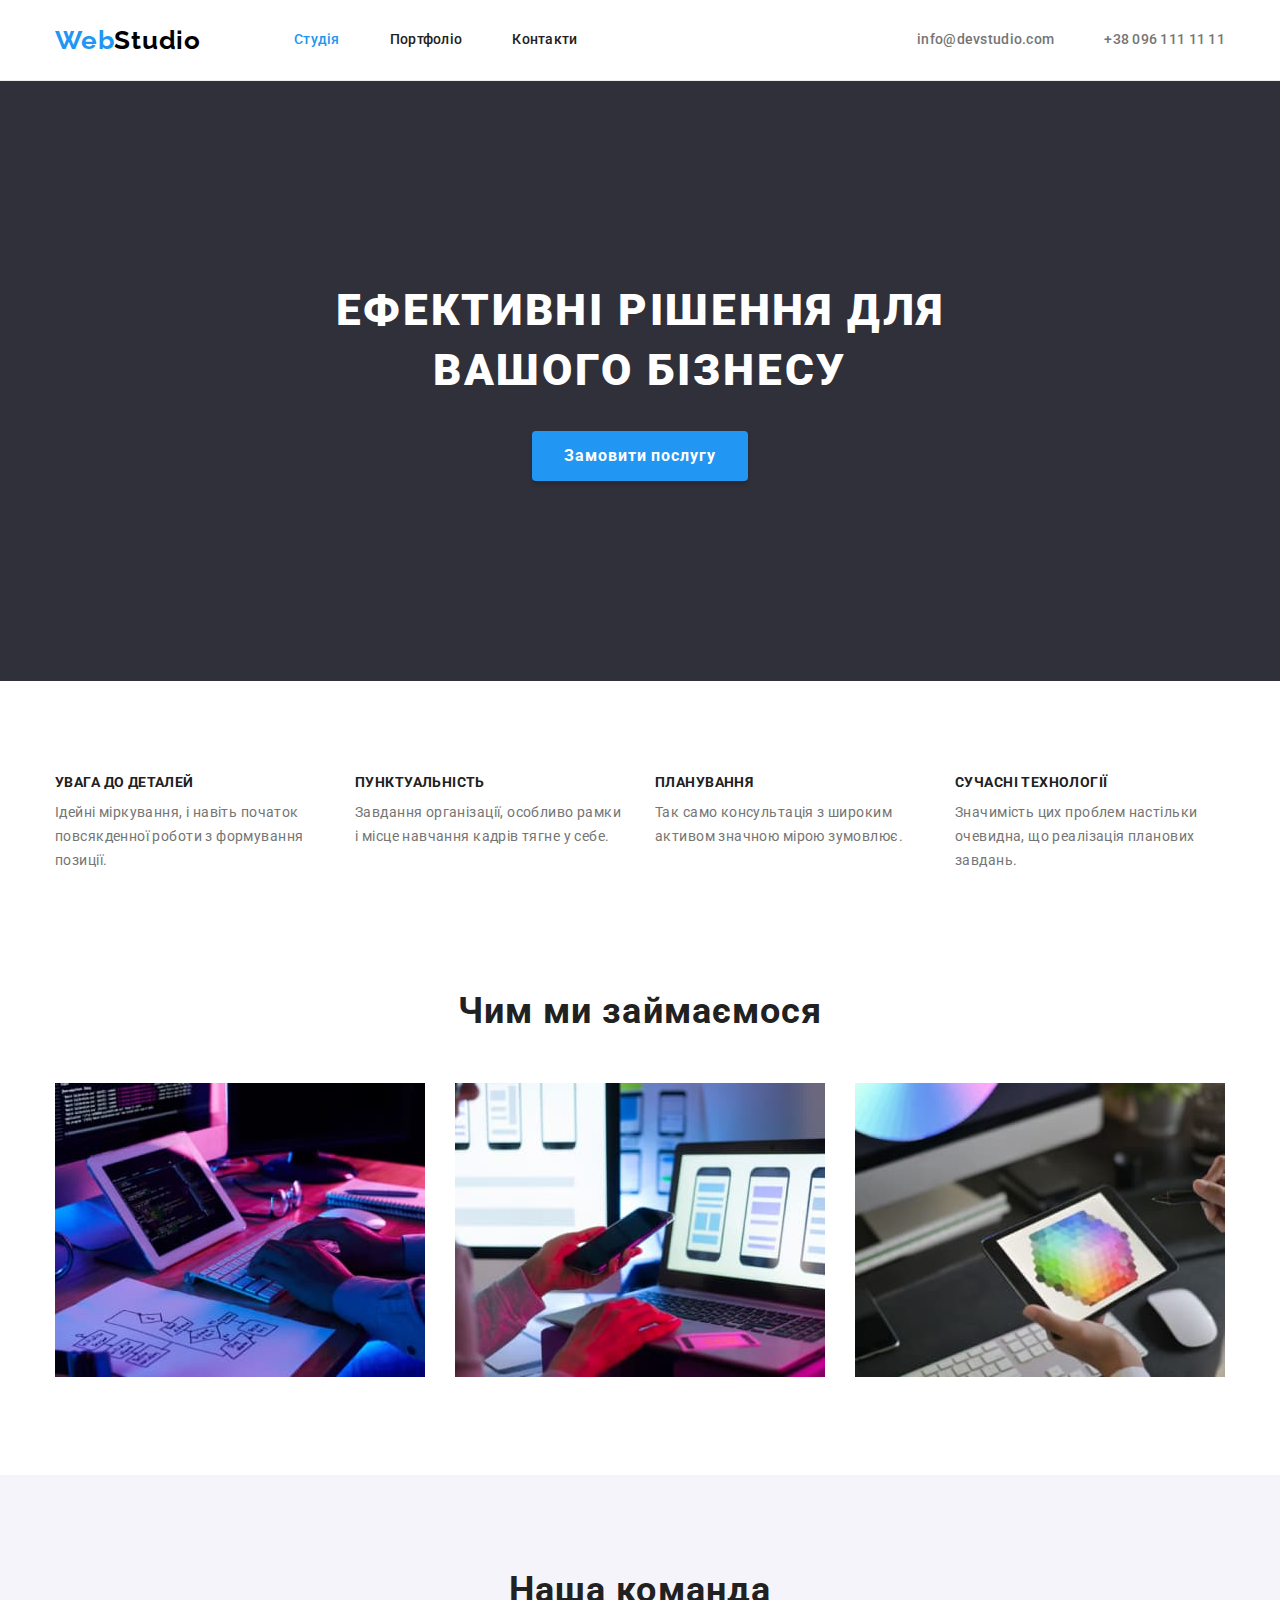
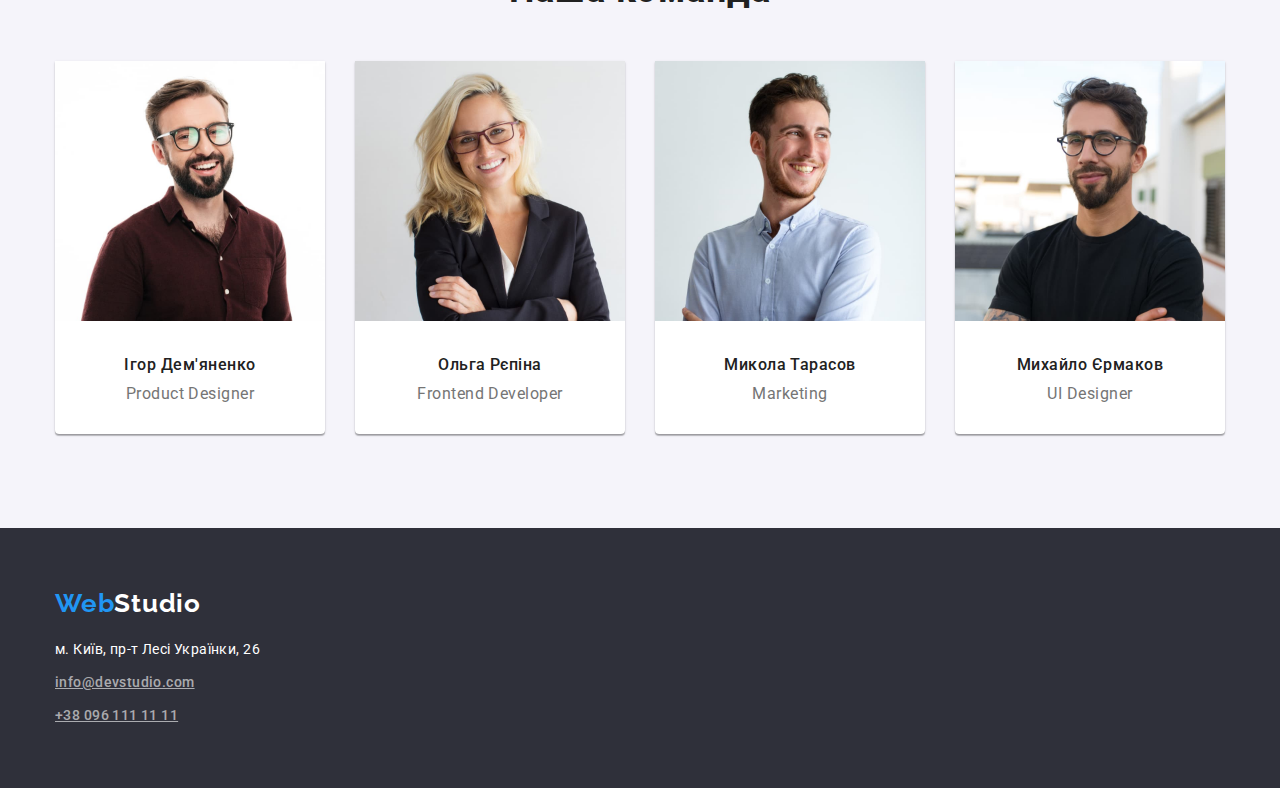
<file: index.html>
<!DOCTYPE html>
<html lang="uk">
<head>
    <meta charset="UTF-8">
    <meta http-equiv="X-UA-Compatible" content="IE=edge">
    <meta name="viewport" content="width=device-width, initial-scale=1.0">
    <title>Document</title>
  
    <link href="https://fonts.googleapis.com/css2?family=Raleway:wght@700&family=Roboto:wght@400;500;700;900&display=swap"
        rel="stylesheet">
    <link rel="stylesheet" href="https://cdnjs.cloudflare.com/ajax/libs/modern-normalize/1.1.0/modern-normalize.min.css">

    <link rel="stylesheet" href="./css/style.css">
</head>
<body>

    <!-- header -->
    <header class="main">
        <div class="container">
            
            <nav class="main-nav">
                <a class="logo" href="/">Web<span class="logo-header">Studio</span></a>

                <ul class="list site-nav" >
                        <li class="list-item"><a href="/" class="current site-link">Студія</a></li>
                        <li class="list-item"><a href="./portfolio.html" class="site-link">Портфоліо</a></li>
                        <li class="list-item"><a href="" class="site-link">Контакти</a></li>
                </ul>
            

                <ul class="list site-connect">
                        <li class="list-item"><a href="mailto:info@devstudio.com" class="connect-link">info@devstudio.com</a></li>
                        <li class="list-item"><a href="tel:+380961111111" class="connect-link">+38 096 111 11 11</a></li>
                </ul>
            </nav>
            
        </div>

    </header>

    <!-- main -->
    <main>

        <!-- первый блок -->
        <section class=" hero">

            <h1 class="hero-title">Ефективні рішення для вашого бізнесу</h1>
            <button type="button" class="button">Замовити послугу</button>

        </section>

        <!-- переваги -->
        <section class="section section-advant-deal">   
            <div class="container">
                <div class=" advantage">
                            
                    <ul class="list list-advantage">
                        <li class="list-advantage-item">
                            <h3 class="section-title ">УВАГА ДО ДЕТАЛЕЙ</h3>
                            <p class="advantage-text">Ідейні міркування, і навіть початок повсякденної роботи з формування позиції.</p>
                        </li>
                        <li class="list-advantage-item">
                            <h3 class="section-title">ПУНКТУАЛЬНІСТЬ</h3>
                            <p class="advantage-text">Завдання організації, особливо рамки і місце навчання кадрів тягне у себе.</p>
                        </li>
                        <li class="list-advantage-item">
                            <h3 class="section-title">ПЛАНУВАННЯ</h3>
                            <p class="advantage-text">Так само консультація з широким активом значною мірою зумовлює.</p>
                        </li>
                        <li class="list-advantage-item">
                            <h3 class="section-title">СУЧАСНІ ТЕХНОЛОГІЇ</h3>
                            <p class="advantage-text"> Значимість цих проблем настільки очевидна, що реалізація планових завдань.</p>
                        </li>
                    </ul>
                            
                </div>

        <!-- Чим ми займаємося -->
                <div class=" deal">
                    
                    <h2 class="section-title deal-title ">Чим ми займаємося</h2>
                    <ul class="list list-deal">
                        <li class="deal-item"><img width="370" src="./images/img1.jpg" alt="Человек набирает код на клавиатуре"></li>
                        <li class="deal-item"><img width="370" src="./images/img2.jpg" alt="Человек выбирает макет для телефоне"></li>
                        <li class="deal-item"><img width="370" src="./images/img3.jpg" alt="Человек выбирает цвет"></li>
                    </ul>
                
                </div>
            </div>
        </section> 
        

        <!-- Наша команда -->
        <section class="section team">
            <div class="container">
                <h2 class="section-title team-title">Наша команда</h2>
                <ul class="list list-team">
                    <li class="team-item">
                        <img width="270" src="./images/img4.jpg" alt="Фото Ігора Дем'яненко">
                        <h3 class="section-title team-name">Ігор Дем'яненко</h3>
                        <p class="team-prof">Product Designer</p>
                    </li>
                    <li class="team-item">
                        <img width="270" src="./images/img5.jpg" alt="Фото Ольги Рєпіної">
                        <h3 class="section-title team-name">Ольга Рєпіна</h3>
                        <p class="team-prof">Frontend Developer</p>
                    </li>
                    <li class="team-item">
                        <img width="270" src="./images/img6.jpg" alt="Фото Миколи Тарасова">
                        <h3 class="section-title team-name">Микола Тарасов</h3>
                        <p class="team-prof">Marketing</p>
                    </li>
                    <li class="team-item">
                        <img width="270" src="./images/img7.jpg" alt="Фото Михайла Єрмакова">
                        <h3 class="section-title team-name">Михайло Єрмаков</h3>
                        <p class="team-prof">UI Designer</p>
                    </li>
                </ul>
            </div>
        </section>
        
    </main>

    <!-- fotter -->
    <footer class="footer">
        <div class="container">
            <address class="contact">
                <a class="logo" href="/">Web<span class="logo-footer">Studio</span></a>
                <p class="contact-address">м. Київ, пр-т Лесі Українки, 26</p>
                <ul class="list site-connect connect-footer">
                    <li class="connect-item"><a href="mailto:info@devstudio.com" class="connect">info@devstudio.com</a><br></li>
                    <li class="connect-item"><a href="tel:+380961111111" class="connect">+38 096 111 11 11</a></li>
                </ul>
            </address>
        </div>
    </footer>
</body>
</html>
</file>
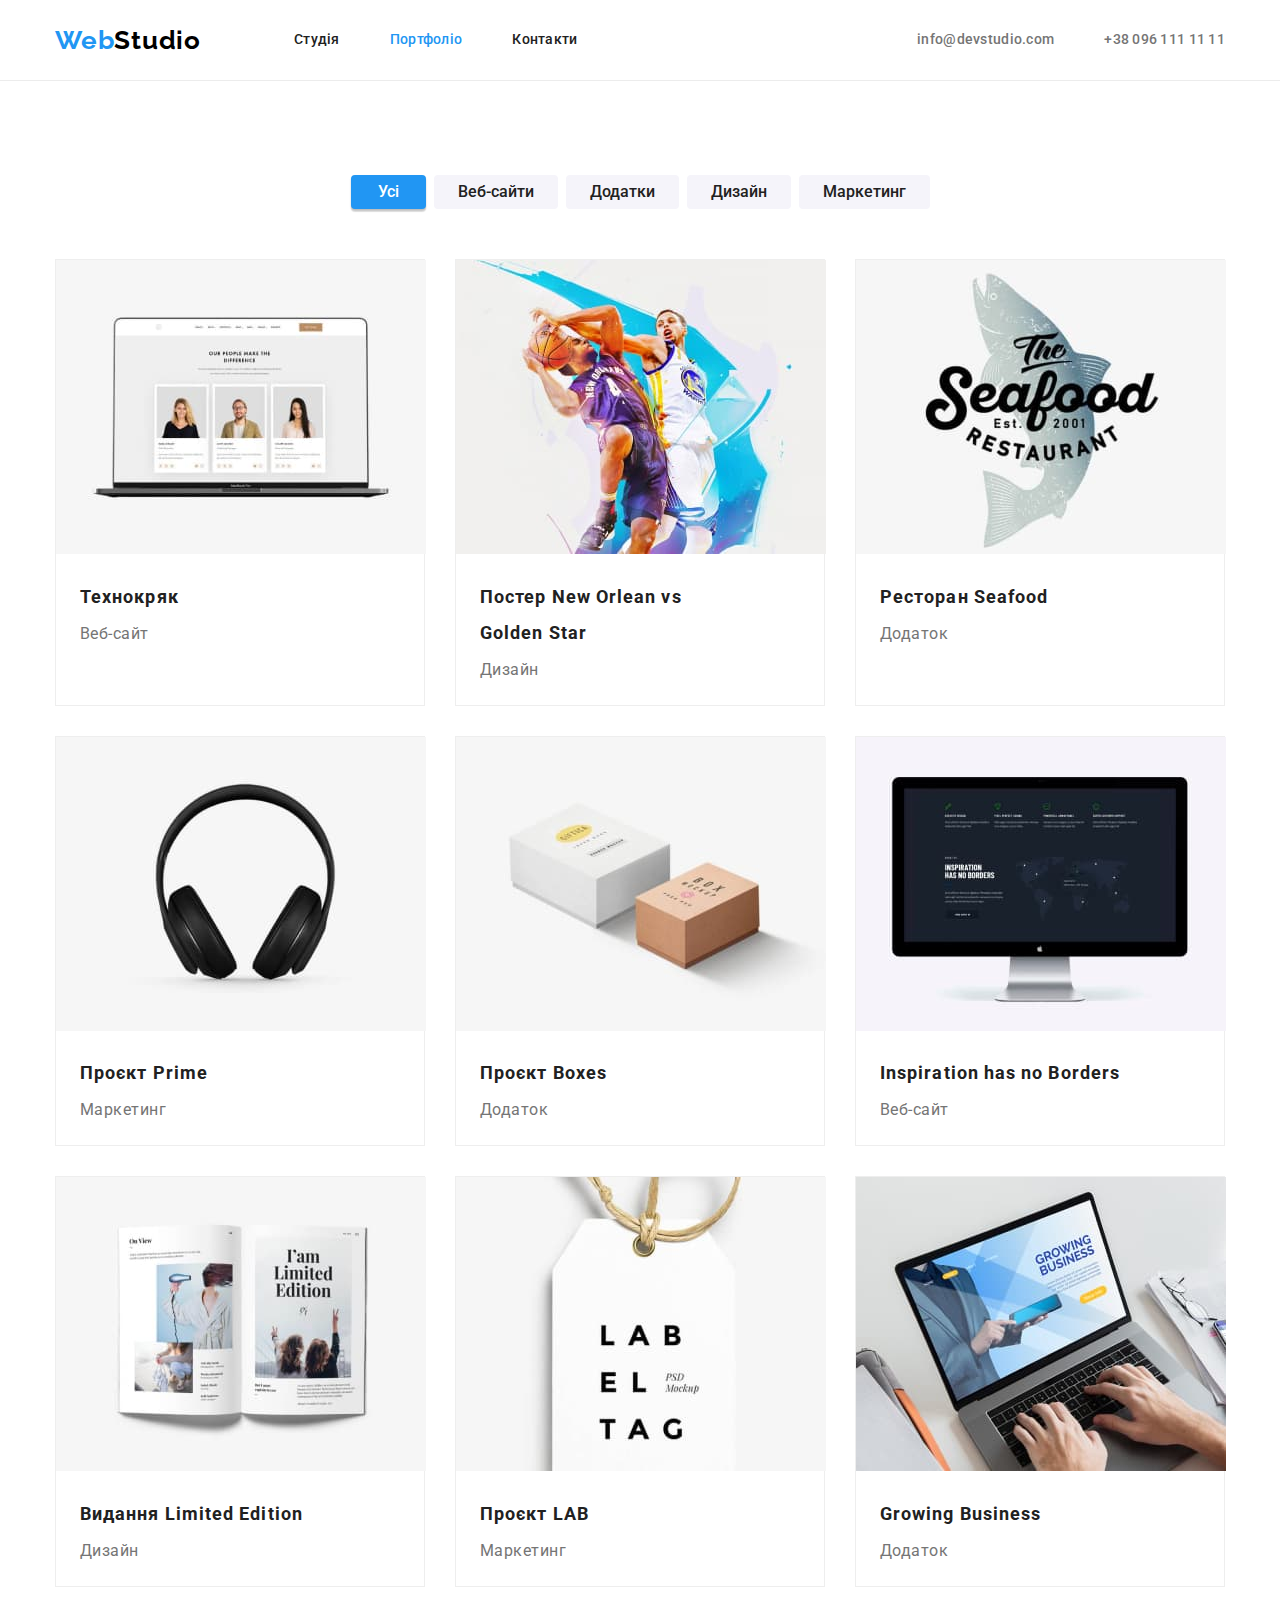
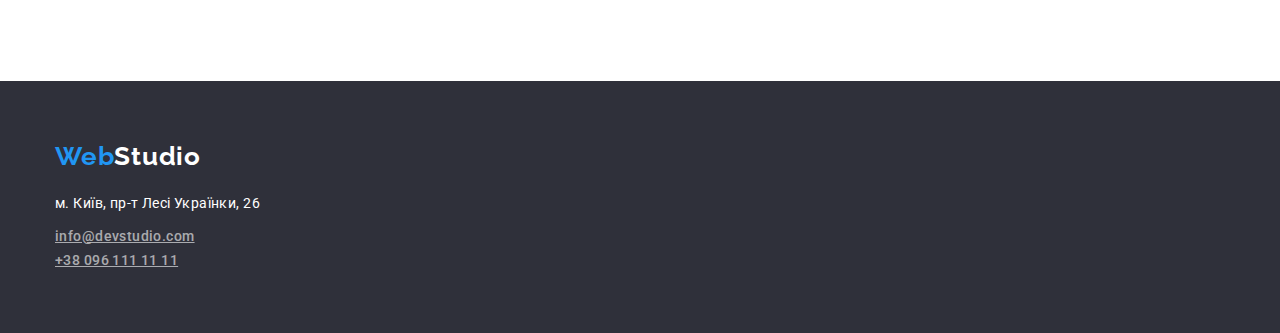
<file: portfolio.html>
<!DOCTYPE html>
<html lang="en">
<head>
    <meta charset="UTF-8">
    <meta http-equiv="X-UA-Compatible" content="IE=edge">
    <meta name="viewport" content="width=device-width, initial-scale=1.0">
    <title>Document</title>
    <link href="https://fonts.googleapis.com/css2?family=Raleway:wght@700&family=Roboto:wght@400;500;700;900&display=swap"
        rel="stylesheet">
    <link rel="stylesheet" href="https://cdnjs.cloudflare.com/ajax/libs/modern-normalize/1.1.0/modern-normalize.min.css">

    <link rel="stylesheet" href="./css/style.css">
</head>
<body>

    <!-- header -->
    <header class="main">
        <div class="container">
    
            <nav class="main-nav">
                <a class="logo" href="/">Web<span class="logo-header">Studio</span></a>
    
                <ul class="list site-nav">
                    <li class="list-item"><a href="./index.html" class="site-link">Студія</a></li>
                    <li class="list-item"><a href="" class="current site-link">Портфоліо</a></li>
                    <li class="list-item"><a href="" class="site-link">Контакти</a></li>
                </ul>
    
    
                <ul class="list site-connect">
                    <li class="list-item"><a href="mailto:info@devstudio.com" class="connect-link">info@devstudio.com</a>
                    </li>
                    <li class="list-item"><a href="tel:+380961111111" class="connect-link">+38 096 111 11 11</a></li>
                </ul>
            </nav>
    
        </div>
    
    </header>


    <main class="main-portfolio">

    <!-- проекты -->
        <section class="section project">
            <div class="container">
        
                <ul class="list button-portfolio">
                    <li class="portfolio-filter"><button type="button" class="activ list-button">Усі</button></li>
                    <li class="portfolio-filter"><button type="button" class="list-button">Веб-сайти</button></li>
                    <li class="portfolio-filter"><button type="button" class="list-button">Додатки</button></li>
                    <li class="portfolio-filter"><button type="button" class="list-button">Дизайн</button></li>
                    <li class="portfolio-filter"><button type="button" class="list-button">Маркетинг</button></li>
                </ul>

            
    <!-- все проекты           -->
                <ul class="list list-projects">
                    <li class="list-all">
                        <a href="" class="list-link">
                            <img width="370" src="./images/img10.jpg" alt="три человека">
                                <div class="portfolio-info">
                                    <h2 class="project-title">Технокряк</h2>
                                    <p class="project-text">Веб-сайт</p>
                                </div>
                        </a>
                    </li>

                    <li class="list-all">
                        <a href="" class="list-link">
                            <img width="370" src="./images/img11.jpg" alt="два баскетболиста">
                                <div class="portfolio-info">
                                    <h2 class="project-title">Постер New Orlean vs Golden Star</h2>
                                    <p class="project-text">Дизайн</p>
                                </div>
                        </a>
                    </li>

                    <li class="list-all">
                        <a href="" class="list-link">
                            <img width="370" src="./images/img12.jpg" alt="логотип ресторана">
                                <div class="portfolio-info">
                                    <h2 class="project-title">Ресторан Seafood</h2>
                                    <p class="project-text">Додаток</p>
                                </div>
                        </a>
                    </li>

                    <li class="list-all">
                        <a href="" class="list-link">
                            <img width="370" src="./images/img13.jpg" alt="наушники">
                                <div class="portfolio-info">
                                    <h2 class="project-title">Проєкт Prime</h2>
                                    <p class="project-text">Маркетинг</p>
                                </div>
                        </a>
                    </li>

                    <li class="list-all">
                        <a href="" class="list-link">
                            <img width="370" src="./images/img14.jpg" alt="две коробки">
                                <div class="portfolio-info">
                                    <h2 class="project-title">Проєкт Boxes</h2>
                                    <p class="project-text">Додаток</p>
                                </div>
                        </a>
                    </li>

                    <li class="list-all">
                        <a href="" class="list-link">
                            <img width="370" src="./images/img15.jpg" alt="монитор">
                                <div class="portfolio-info">
                                    <h2 class="project-title">Inspiration has no Borders</h2>
                                    <p class="project-text">Веб-сайт</p>
                                </div>
                        </a>
                    </li>

                    <li class="list-all">
                        <a href="" class="list-link">
                            <img width="370" src="./images/img16.jpg" alt="открытая книга">
                                <div class="portfolio-info">
                                    <h2 class="project-title">Видання Limited Edition</h2>
                                    <p class="project-text">Дизайн</p>
                                </div>
                        </a>
                    </li>

                    <li class="list-all">
                        <a href="" class="list-link">
                            <img width="370" src="./images/img17.jpg" alt="этикетка">
                                <div class="portfolio-info">
                                    <h2 class="project-title">Проєкт LAB</h2>
                                    <p class="project-text">Маркетинг</p>
                                </div>
                        </a>
                    </li>

                    <li class="list-all">
                        <a href="" class="list-link">
                            <img width="370" src="./images/img18.jpg" alt="ноутбук">
                                <div class="portfolio-info">
                                    <h2 class="project-title">Growing Business</h2>
                                    <p class="project-text">Додаток</p>
                                </div>
                        </a>
                    </li>
                        
                </ul>
            </div>
        </section>

    </main>

    <!-- fotter -->
    <footer class="footer">
        <div class="container">
            <address class="contact">
                <a class="logo" href="/">Web<span class="logo-footer">Studio</span></a>
                <p class="contact-address">м. Київ, пр-т Лесі Українки, 26</p>
                <ul class="list site-connect connect-footer">
                    <li><a href="mailto:info@devstudio.com" class="connect">info@devstudio.com</a><br></li>
                    <li><a href="tel:+380961111111" class="connect">+38 096 111 11 11</a></li>
                </ul>
            </address>
        </div>
    </footer>
</body>
</html>
</file>
<file: css/style.css>
:root{
    --accent-color:#2196F3;
    --title-text-color:#212121;
    --primery-text-color:#757575;
    --logo-second-color: #000000;
    --primery-bg-color: #F5F5F5;
    --dark-bg-color: #2F303A;
    --white-bg-color: #FFFFFF;   
    --team-bg-color:#F5F4FA;

    
}

body{
    /* background-color:#F5F5F5; */
    font-family: Roboto, sans-serif;
    color: var(--primery-text-color);
    margin: 0px;
    
      
}

.container{
    margin: 0 auto;
    width: 1200px;
    padding-left: 15px;
    padding-right: 15px;

    /* outline: 2px solid tomato;
    background-color: aqua; */
    
}

/* header */
.main{
    /* background-color: tomato; */
    background-color: var(--white-bg-color);
    border-bottom: 1px solid #ECECEC;
 
}

.main-nav{
    display: flex;
    align-items: center;
}

.logo{
    color: var(--accent-color);
    font-family: Raleway, sans-serif;
    font-weight: 700;
    font-size: 26px;
    line-height: 1.19;
    letter-spacing: 0.03em;
    text-decoration: none;  
}

.logo .logo-header{
    color: var(--logo-second-color);
    
}

.list{
    list-style: none;
    padding: 0px;
    margin: 0px;
    
}

   /* site-nav */

.site-nav{
    font-weight: 500;
    font-size: 14px;
    line-height: 1.14;
    letter-spacing: 0.02em;

    display: flex;
    margin-left: 93px;
   
}

.list .list-item{
    margin-right: 50px;
} 

.list .list-item:last-child{
    margin-right: 0px;
}

    /* прмер margin-ов */

/* .list .list-item:not(:last-child) {
    margin-right: 50px;
}  */

/* .site-connect .list-item+ .list-item{
    margin-left: 50px;
} */


.site-nav .site-link{
    color: var(--title-text-color);
    text-decoration: none;

    display: block;
    padding-top: 32px;
    padding-bottom: 32px;
    
}
 .site-nav .current{
    color: var(--accent-color);
}

.site-nav .site-link:hover,
.site-nav .site-link:focus {
    color: var(--accent-color);
}

.site-connect{
    font-weight: 500;
    font-size: 14px;
    line-height: 1.14;
    letter-spacing: 0.02em;

    display: flex;
    margin-left: auto;
       
}



.site-connect .connect-link{
    color: var(--primery-text-color);
    text-decoration: none;
}

.site-connect .connect-link:hover, 
.site-connect .connect-link:focus {
    color: var(--accent-color);
}


/* main */
/* первый блок */

.hero{
    background-color: var(--dark-bg-color);
    text-align: center;
    padding-top: 200px;
    padding-bottom: 200px;
    
}

.hero .hero-title{
    margin-top: 0px;
    margin-bottom: 30px;
    max-width: 696px;
    margin-left: auto;
    margin-right: auto;
    


    color: #FFFFFF;
    font-weight: 900;
    font-size: 44px;
    line-height: 1.36;
    
    letter-spacing: 0.06em;
    text-transform: uppercase;
}

.button {
    /* margin-bottom: 200px; */

    background-color: var(--accent-color);
    color: #FFFFFF;
    padding:10px 32px;
    min-height: 50px;
    min-width: 216px;
    text-align: center;
    border: px solid var(--accent-color);

    font-weight: 700;
    font-size: 16px;
    line-height: 1.88;
    text-align: center;
    letter-spacing: 0.06em;
    border-radius: 4px;
    box-shadow: 0px 4px 4px rgba(0, 0, 0, 0.15);

    
}

.hero .button:hover{
    cursor: pointer;
    background-color: #188CE8;
    border-radius: 4px;
}




/* section */

.section{
    padding-top: 94px;
    padding-bottom: 94px;
}

.section-title{
    color: var(--title-text-color);
    margin-top: 0px;
    margin-bottom: 10px;
    
}

.section-advant-deal{
    background-color: var(--white-bg-color);
}


/* переваги */

/* .advantage{

    background-color: var(--primery-bg-color);
} */

.list-advantage{
    display: flex;
    flex-wrap: wrap;
    
}

.list-advantage-item{
    width: 270px;
    margin-right: 30px;
}

.list-advantage-item:last-child{
    margin-right: 0px;
}



.advantage .section-title{
    font-weight: 700;
    font-size: 14px;
    line-height: 1.14;
    letter-spacing: 0.03em;
    text-transform: uppercase;
}

.advantage-text{
    font-size: 14px;
    line-height: 1.71;
    letter-spacing: 0.03em;
    margin-top: 0px;
    margin-bottom: 0px;
    /* background-color: tomato; */
}


/* Чим ми займаємося */



/* .deal{
    background-color: var(--primery-bg-color);
} */

.list-deal{
    display: flex;
    flex-wrap: wrap;
}

.deal-item{
    margin-right: 30px;
}

.deal-item:last-child{
    margin-right: 0px;
}

.deal-title{
    margin-bottom: 50px;
    margin-top: 118px;
}

.deal .section-title{
    font-weight: 700;
    font-size: 36px;
    line-height: 1.17;
    text-align: center;
    letter-spacing: 0.03em;
}




/* Наша команда */

.list-team {
    display: flex;
    flex-wrap: wrap;
}

.team-item{
    margin-right: 30px;
    box-shadow: 0px 1px 3px rgba(0, 0, 0, 0.12), 
                0px 1px 1px rgba(0, 0, 0, 0.14), 
                0px 2px 1px rgba(0, 0, 0, 0.2);
    border-radius: 0px 0px 4px 4px;
    background-color: #FFFFFF;
}

.team-item:last-child{
    margin-right: 0px;
}



.team{
    background-color: var(--team-bg-color) ;
}


.team .team-title{
    font-weight: 700;
    font-size: 36px;
    line-height: 1.17;
    text-align: center;
    letter-spacing: 0.03em;

    margin-bottom: 50px;;
}



.team-name{
    font-weight: 500;
    font-size: 16px;
    line-height: 1.19;
    text-align: center;
    letter-spacing: 0.03em;
    margin-top: 30px;
    margin-bottom: 10px;
}

.team-prof{
    font-size: 16px;
    line-height: 1.19;
    text-align: center;
    letter-spacing: 0.03em;
    margin-top: 0px;
    margin-bottom: 30px;
}

/* fotter */

.footer{
    background-color: var(--dark-bg-color) ;
    padding-top: 60px;
    padding-bottom: 60px;
}

.contact{
    font-style: normal;
}

.contact .contact-address{
    color: #FFFFFF;

    font-size: 14px;
    line-height: 1.71;
    letter-spacing: 0.03em;

    margin-top: 20px;
    margin-bottom: 9px;

}

.contact .connect{
    color: rgba(255, 255, 255, 0.6);
    font-size: 14px;
    line-height: 1.71;
    letter-spacing: 0.03em;
}

.connect-footer{
    display: block;
}

.connect-item:last-child{
    margin-top: 9px;
}

.site-connect .connect:hover,
.site-connect .connect:focus{
    color: var(--accent-color);
}








/* portfolio */

.main-portfolio{
    background-color: var(--white-bg-color);
    /* background-color: var(--primery-bg-color) ; */
}

/* button-portfolio */

.button-portfolio{
    margin-bottom: 50px;
    display: flex;
    justify-content: center;
}



.button-portfolio button:hover,
.button-portfolio button:focus{
    background-color: var(--accent-color);
    color: #FFFFFF;
    border: 2px solid var(--accent-color);
    border-radius: 4px;
    cursor: pointer;
    
}




.button-portfolio .portfolio-filter{
    margin-right: 8px;
    font-family: inherit;
       
    line-height: 1.63px;
    text-align: center;
    letter-spacing: 0.03em;

    
}

.portfolio-filter:last-child{
    margin-right: 0px;
}




.list-button{
    padding: 6px 22px;
    border-radius: 4px;
    text-align: center;
    background-color: #F5F4FA;
    border: 2px solid #F5F4FA;

    font-weight: 500;
    font-size: 16px;
    color: var(--title-text-color);
        
}

.activ{
    background: var(--accent-color);
    border: 2px solid var(--accent-color);
    color: #FFFFFF;
    padding: 6px 25px;
    box-shadow: 0px 3px 1px rgba(0, 0, 0, 0.1),
                0px 1px 2px rgba(0, 0, 0, 0.08),
                0px 2px 2px rgba(0, 0, 0, 0.12);
}




/* проекты */

.list-projects{
    display: flex;
    flex-wrap: wrap;
    /* gap: 30px; */
}

.list-all{
    margin-right: 30px; 
     margin-bottom: 30px;
    width: calc((100% / 3) - (60px / 3));
    /* width: 370px; */
    
    background: #FFFFFF;
    border: 1px solid #EEEEEE;
    
}

.list-all:hover{
    box-shadow: 0px 1px 1px rgba(0, 0, 0, 0.12), 
                0px 4px 4px rgba(0, 0, 0, 0.06), 
                1px 4px 6px rgba(0, 0, 0, 0.16);
}



.list-all:nth-child(3n){
    margin-right: 0px;
}

.list-all:nth-last-child(-n+3) {
    margin-bottom: 0px;
}



.portfolio-info{
    width: 300px;
    padding: 20px 24px;
}

.project-title {
    color: var(--title-text-color);
    margin-top: 0px;
    margin-bottom: 4px;

    font-weight: 700;
    font-size: 18px;
    line-height: 2;
    letter-spacing: 0.06em;

}

.list-link{
    text-decoration: none;
    
}

.project-text{
    margin-top: 0px;
    margin-bottom: 0px;

    color: var(--primery-text-color);
    
    font-size: 16px;
    line-height: 1.88;
    letter-spacing: 0.03em;
    
   
}

.list> .section-title{
    font-weight: 700;
    font-size: 14px;
    line-height: 2;
    letter-spacing: 0.06em;
}

.logo-footer{
    color: #FFFFFF;
}
</file>
